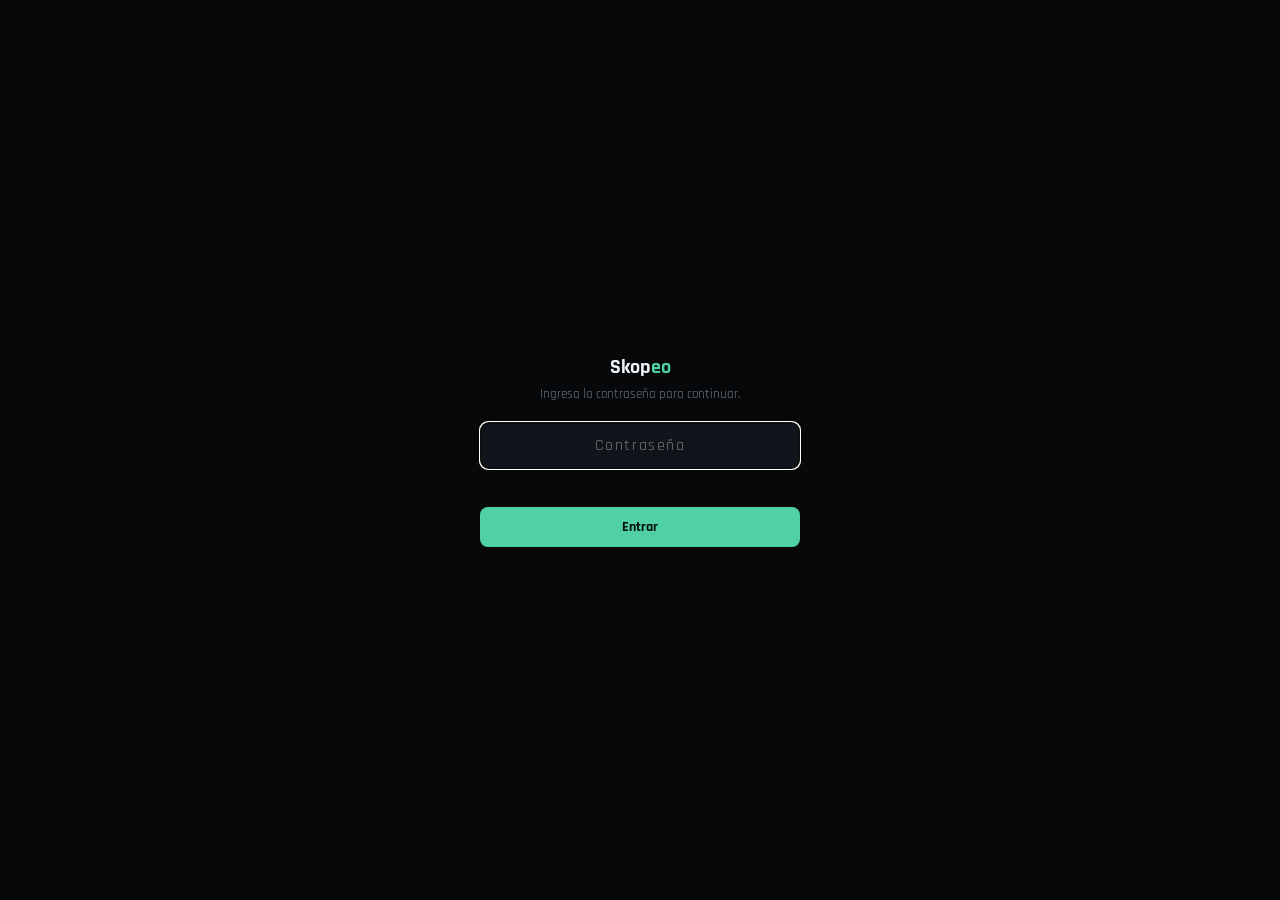
<file: index.html>
<!DOCTYPE html>
<html lang="es">
<head>
<meta charset="UTF-8">
<meta name="viewport" content="width=device-width, initial-scale=1.0">
<title>Skopeo · Kabert EduLab</title>
<link rel="manifest" href="manifest.json">
<meta name="theme-color" content="#0b0e11">
<link rel="apple-touch-icon" href="icons/icon-192.png">
<link rel="stylesheet" href="css/styles.css">
<style>
  body{min-height:100vh;display:flex;align-items:center;justify-content:center;padding:24px;}
  main{max-width:460px;width:100%;}
  h1{font-family:var(--display);font-size:34px;margin:0 0 4px;letter-spacing:.02em;font-weight:800;}
  h1 span{color:var(--accent);}
  .tagline{color:var(--muted);font-size:13px;margin:0 0 26px;line-height:1.5;}

  .role-grid{display:grid;grid-template-columns:1fr 1fr;gap:10px;margin-bottom:10px;}
  @media (max-width:420px){.role-grid{grid-template-columns:1fr;}}

  .role-card{
    display:block;background:var(--panel);border:1px solid var(--line);border-radius:12px;
    padding:20px 16px;text-decoration:none;color:var(--text);text-align:center;
  }
  .role-card .icon{font-size:28px;margin-bottom:6px;}
  .role-card .title{font-weight:700;font-size:14px;margin-bottom:2px;}
  .role-card .desc{font-size:11px;color:var(--muted);line-height:1.4;}

  .link-list{margin-top:20px;}
  .link-row{
    display:flex;align-items:center;justify-content:space-between;
    padding:11px 14px;border:1px solid var(--line);border-radius:8px;margin-bottom:8px;
    text-decoration:none;color:var(--text);font-size:13px;background:var(--panel-2);
  }
  .link-row .arrow{color:var(--muted);}
  .link-row:hover{border-color:var(--accent);}

  details.tools summary{
    cursor:pointer;color:var(--muted);font-size:12px;margin-top:18px;user-select:none;
  }
</style>
</head>
<body>
<main>
  <h1>Skop<span>eo</span></h1>
  <p class="tagline">Evaluación en tiempo real con tarjetas ArUco personales — cada estudiante gira su tarjeta para responder, la cámara del docente registra todo al instante.</p>

  <div class="role-grid">
    <a class="role-card" href="presentar.html">
      <div class="icon">📽️</div>
      <div class="title">Presentar</div>
      <div class="desc">Este dispositivo va al proyector / PC</div>
    </a>
    <a class="role-card" href="escanear.html">
      <div class="icon">📷</div>
      <div class="title">Escanear</div>
      <div class="desc">Este dispositivo es el celular del docente</div>
    </a>
  </div>

  <div class="link-list">
    <a class="link-row" href="gestion.html"><span>⚙️ Gestión de cursos, estudiantes y evaluaciones</span><span class="arrow">→</span></a>
    <a class="link-row" href="resultados.html"><span>📊 Resultados e historial</span><span class="arrow">→</span></a>
  </div>

  <details class="tools">
    <summary>Herramientas adicionales</summary>
    <div class="link-list">
      <a class="link-row" href="generador-tarjetas.html"><span>🎴 Generador de tarjetas</span><span class="arrow">→</span></a>
      <a class="link-row" href="poc-scanner.html"><span>🛠️ Diagnóstico de cámara / escaneo</span><span class="arrow">→</span></a>
    </div>
  </details>
</main>

<script src="js/config.js"></script>
<script src="js/auth.js"></script>
<script src="js/credits.js"></script>
<script>
  if ('serviceWorker' in navigator){
    window.addEventListener('load', () => {
      navigator.serviceWorker.register('sw.js').catch(() => {});
    });
  }
</script>
</body>
</html>
</file>
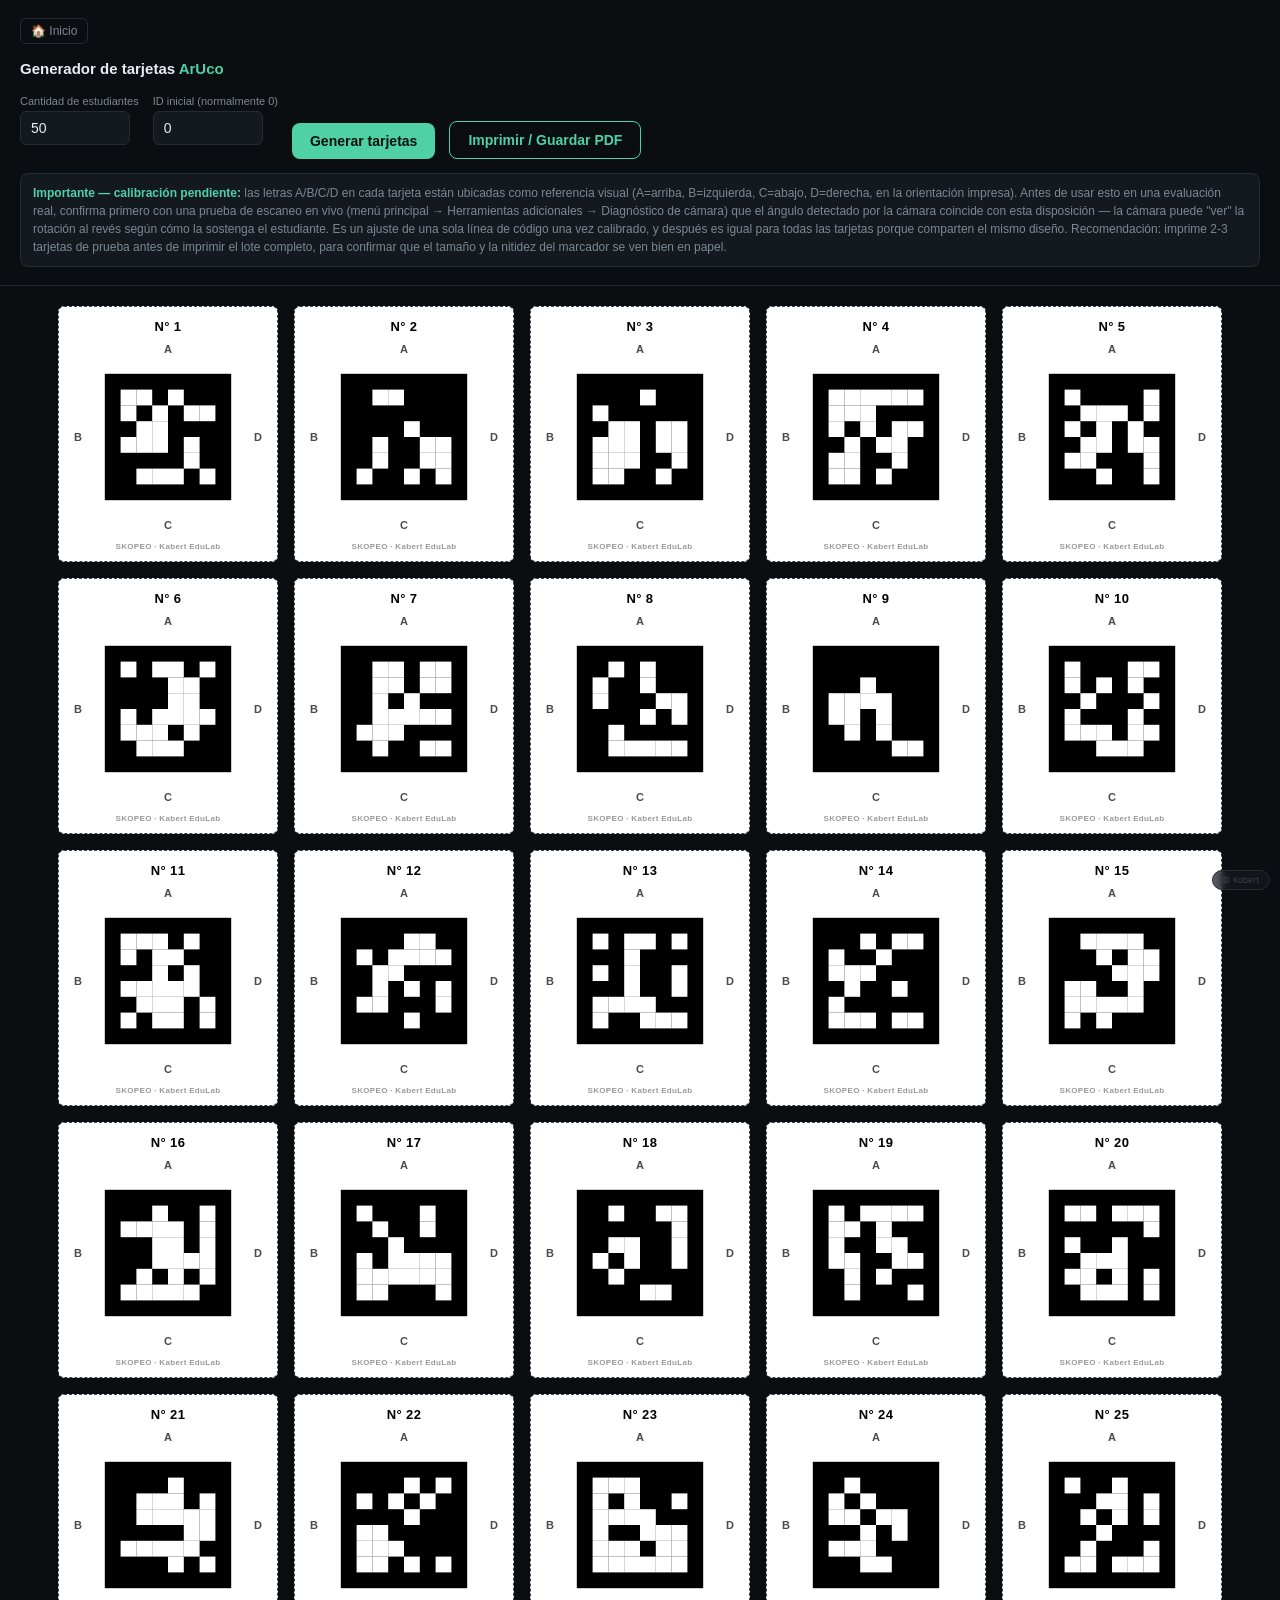
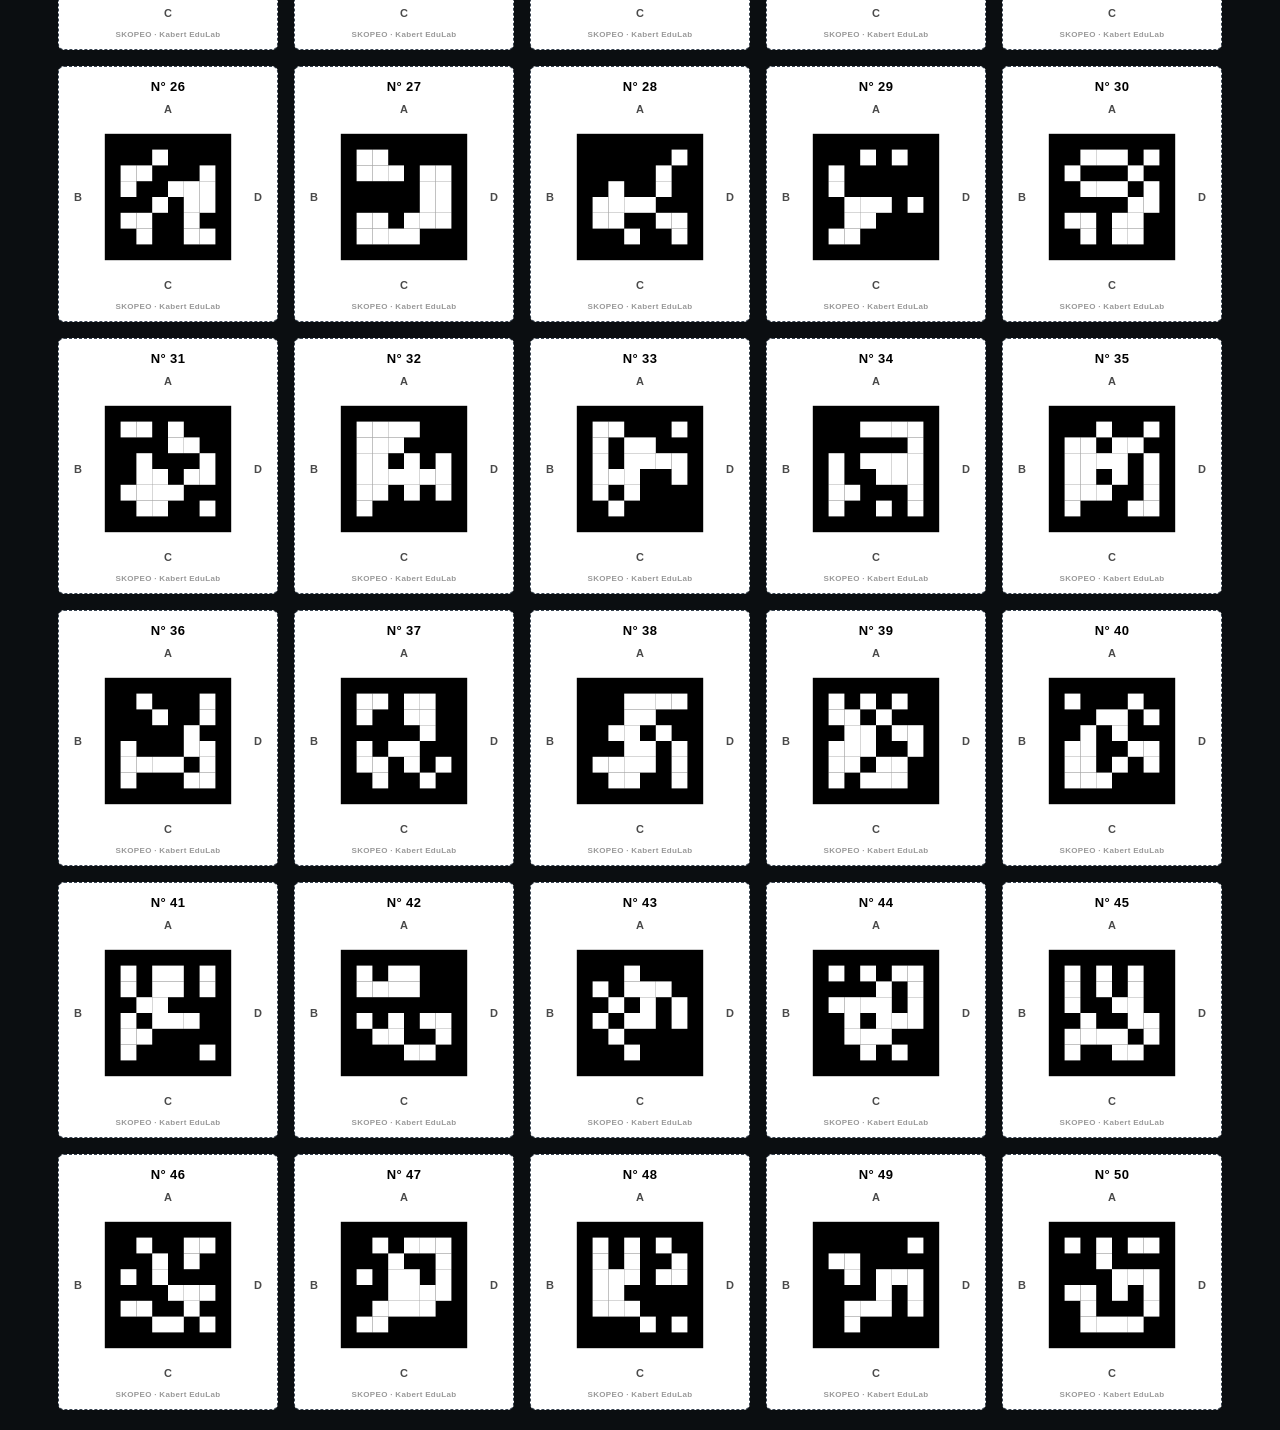
<file: generador-tarjetas.html>
<!DOCTYPE html>
<html lang="es">
<head>
<meta charset="UTF-8">
<meta name="viewport" content="width=device-width, initial-scale=1.0">
<title>Generador de tarjetas ArUco</title>
<link rel="stylesheet" href="css/styles.css">
<style>
  :root{
    --bg:#0b0e11; --panel:#141920; --line:#232b35; --text:#e9edf1;
    --muted:#7c8792; --accent:#4fd1a5;
  }
  *{box-sizing:border-box;}
  body{margin:0;background:var(--bg);color:var(--text);font-family:-apple-system,BlinkMacSystemFont,'Segoe UI',Roboto,sans-serif;}

  #controls{
    padding:18px 20px;border-bottom:1px solid var(--line);
    display:flex;flex-wrap:wrap;gap:14px;align-items:flex-end;
  }
  #controls h1{width:100%;font-size:15px;margin:0 0 4px;font-weight:600;}
  #controls h1 span{color:var(--accent);}
  .field{display:flex;flex-direction:column;gap:4px;}
  .field label{font-size:11px;color:var(--muted);}
  .field input{
    background:var(--panel);border:1px solid var(--line);color:var(--text);
    padding:8px 10px;border-radius:6px;font-size:14px;width:110px;
  }
  button#genBtn, button#printBtn{
    background:var(--accent);color:#06110d;border:none;border-radius:8px;
    padding:10px 18px;font-size:14px;font-weight:700;cursor:pointer;
  }
  button#printBtn{background:transparent;border:1px solid var(--accent);color:var(--accent);}
  #note{
    width:100%;font-size:12px;color:var(--muted);line-height:1.5;
    background:#141920;border:1px solid var(--line);border-radius:8px;padding:10px 12px;
  }
  #note b{color:var(--accent);}

  #sheet{
    padding:20px;
    display:grid;
    grid-template-columns:repeat(auto-fill, minmax(180px, 220px));
    gap:16px;
    justify-content:center;
  }
  .card{
    border:1px dashed #3a4552;
    border-radius:6px;
    padding:12px 30px 10px;
    display:flex;
    flex-direction:column;
    align-items:center;
    background:#fff;
    color:#000;
  }
  .card .num{
    font-weight:800;font-size:13px;color:#000;
    letter-spacing:.03em;margin-bottom:6px;
  }

  /* El marcador y sus 4 letras viven en el MISMO contenedor cuadrado,
     con las letras ancladas por posición absoluta a los bordes del
     propio marcador — así es imposible que queden "lejos" del QR,
     sin importar qué tan grande se renderice la tarjeta en cada pantalla. */
  .marker-frame{
    position:relative;
    width:100%;
    max-width:210px;
    aspect-ratio:1;
    margin:18px 0;
  }
  .marker-frame svg{width:100%;height:100%;display:block;}

  /* Letras discretas a propósito: deben ser casi invisibles a distancia
     para que nadie pueda "leer" la respuesta de otro estudiante mirando
     su tarjeta — solo sirven de referencia para quien la sostiene de cerca. */
  .lbl{
    position:absolute;
    font-weight:600;font-size:11px;color:#4a4a4a;
    display:flex;align-items:center;justify-content:center;
  }
  .lbl.top{top:-15px;left:0;right:0;text-align:center;}
  .lbl.bottom{bottom:-15px;left:0;right:0;text-align:center;}
  .lbl.left{left:-15px;top:0;bottom:0;}
  .lbl.right{right:-15px;top:0;bottom:0;}

  .footname{
    text-align:center;font-size:8px;color:#999;margin-top:8px;
    letter-spacing:.04em;font-weight:600;
  }

  @media print{
    #controls{display:none;}
    body{background:#fff;}
    #sheet{gap:10px;padding:0;}
    .card{border:1px solid #999;break-inside:avoid;background:#fff;}
  }
</style>
</head>
<body>
  <div id="controls">
    <a href="index.html" style="display:inline-flex;align-items:center;gap:5px;text-decoration:none;color:var(--muted);font-size:12px;border:1px solid var(--line);padding:5px 10px;border-radius:6px;width:fit-content;margin-bottom:2px;">🏠 Inicio</a>
    <h1>Generador de tarjetas <span>ArUco</span></h1>
    <div class="field">
      <label>Cantidad de estudiantes</label>
      <input type="number" id="qty" value="50" min="1" max="100">
    </div>
    <div class="field">
      <label>ID inicial (normalmente 0)</label>
      <input type="number" id="startId" value="0" min="0">
    </div>
    <button id="genBtn">Generar tarjetas</button>
    <button id="printBtn">Imprimir / Guardar PDF</button>
    <div id="note">
      <b>Importante — calibración pendiente:</b> las letras A/B/C/D en cada tarjeta están ubicadas como referencia visual (A=arriba, B=izquierda, C=abajo, D=derecha, en la orientación impresa). Antes de usar esto en una evaluación real, confirma primero con una prueba de escaneo en vivo (menú principal → Herramientas adicionales → Diagnóstico de cámara) que el ángulo detectado por la cámara coincide con esta disposición — la cámara puede "ver" la rotación al revés según cómo la sostenga el estudiante. Es un ajuste de una sola línea de código una vez calibrado, y después es igual para todas las tarjetas porque comparten el mismo diseño. Recomendación: imprime 2-3 tarjetas de prueba antes de imprimir el lote completo, para confirmar que el tamaño y la nitidez del marcador se ven bien en papel.
    </div>
  </div>

  <div id="sheet"></div>

  <script src="js/config.js"></script>
  <script src="js/credits.js"></script>
  <script src="lib/aruco.js"></script>
  <script src="lib/dictionaries/aruco_mip_36h12.js"></script>
  <script>
    const sheet = document.getElementById('sheet');
    const dictionary = new AR.Dictionary('ARUCO_MIP_36h12');

    function renderCards(){
      const qty = parseInt(document.getElementById('qty').value, 10) || 1;
      const startId = parseInt(document.getElementById('startId').value, 10) || 0;
      sheet.innerHTML = '';

      for (let i = 0; i < qty; i++){
        const id = startId + i;
        const svg = dictionary.generateSVG(id);

        const card = document.createElement('div');
        card.className = 'card';
        card.innerHTML = `
          <div class="num">N° ${id + 1}</div>
          <div class="marker-frame">
            ${svg}
            <div class="lbl top">A</div>
            <div class="lbl left">B</div>
            <div class="lbl right">D</div>
            <div class="lbl bottom">C</div>
          </div>
          <div class="footname">SKOPEO · Kabert EduLab</div>
        `;
        sheet.appendChild(card);
      }
    }

    document.getElementById('genBtn').addEventListener('click', renderCards);
    document.getElementById('printBtn').addEventListener('click', () => window.print());

    renderCards();
  </script>
</body>
</html>
</file>
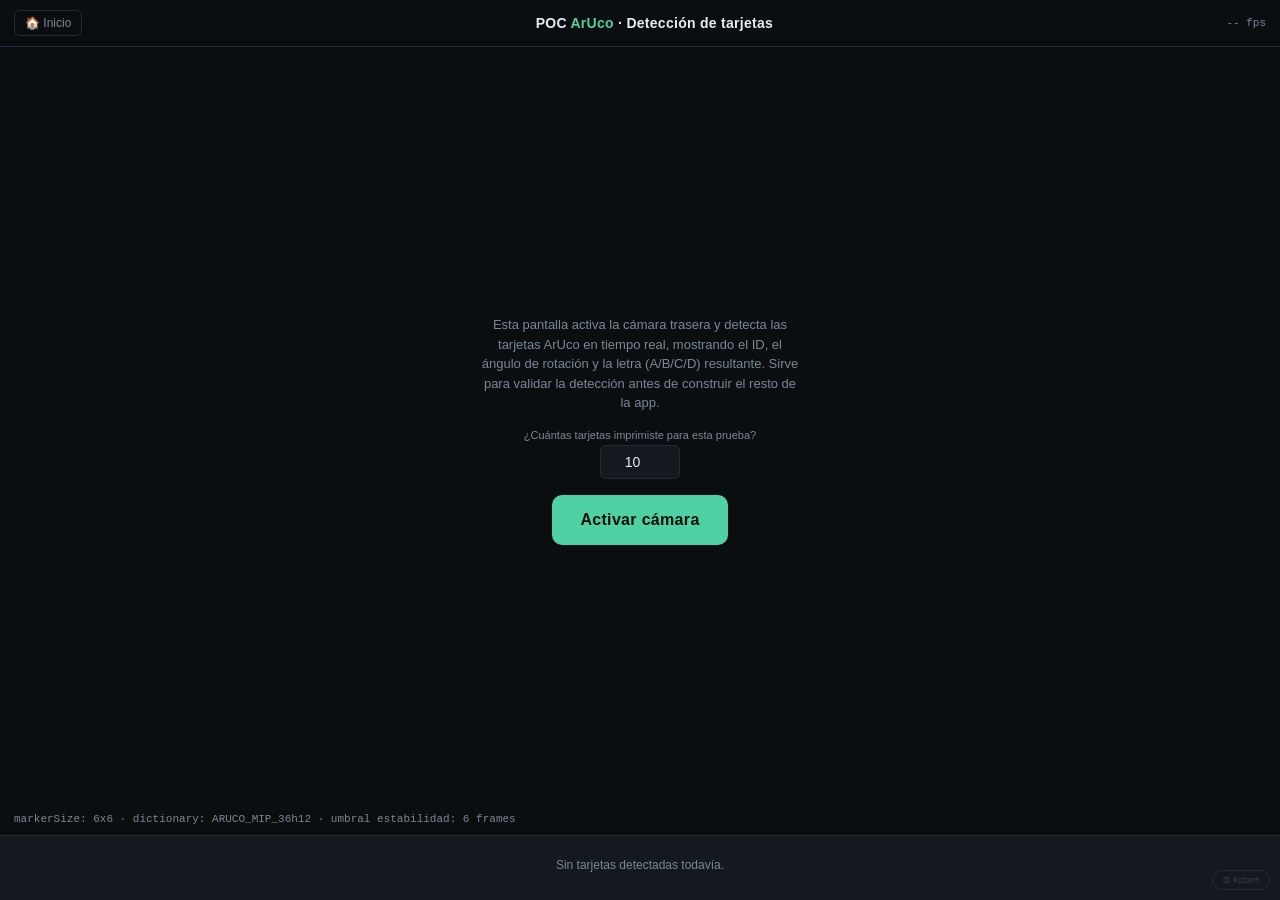
<file: poc-scanner.html>
<!DOCTYPE html>
<html lang="es">
<head>
<meta charset="UTF-8">
<meta name="viewport" content="width=device-width, initial-scale=1.0, maximum-scale=1.0, user-scalable=no">
<title>POC · Escáner ArUco</title>
<link rel="stylesheet" href="css/styles.css">
<style>
  :root{
    --bg:#0b0e11;
    --panel:#141920;
    --line:#232b35;
    --text:#e9edf1;
    --muted:#7c8792;
    --accent:#4fd1a5;
    --accent-dim:#1f4b3d;
    --warn:#e0a63e;
    --mono:'SFMono-Regular',Consolas,'Liberation Mono',Menlo,monospace;
  }
  *{box-sizing:border-box;}
  html,body{
    margin:0;padding:0;background:var(--bg);color:var(--text);
    font-family:-apple-system,BlinkMacSystemFont,'Segoe UI',Roboto,sans-serif;
    height:100%;overflow:hidden;
  }
  #app{
    display:flex;flex-direction:column;height:100vh;height:100dvh;
  }
  header{
    padding:10px 14px;border-bottom:1px solid var(--line);
    display:flex;align-items:center;justify-content:space-between;
    flex-shrink:0;
  }
  header h1{font-size:14px;margin:0;font-weight:600;letter-spacing:.02em;}
  header h1 span{color:var(--accent);}
  #fps{font-family:var(--mono);font-size:11px;color:var(--muted);}

  #stage{
    position:relative;flex:1;min-height:0;
    background:#000;display:flex;align-items:center;justify-content:center;
  }
  video, canvas.overlay{
    position:absolute;top:0;left:0;width:100%;height:100%;object-fit:cover;
  }
  canvas.overlay{pointer-events:none;}

  #startOverlay{
    position:absolute;inset:0;z-index:5;
    background:var(--bg);
    display:flex;flex-direction:column;align-items:center;justify-content:center;
    gap:16px;text-align:center;padding:24px;
  }
  #startOverlay p{color:var(--muted);font-size:13px;max-width:320px;line-height:1.5;margin:0;}
  button#startBtn{
    background:var(--accent);color:#06110d;border:none;border-radius:10px;
    padding:16px 28px;font-size:16px;font-weight:700;letter-spacing:.02em;
    cursor:pointer;
  }
  button#startBtn:active{transform:scale(0.97);}

  #detections{
    flex-shrink:0;
    background:var(--panel);border-top:1px solid var(--line);
    padding:12px 14px 18px;
    display:flex;flex-direction:column;gap:8px;
    max-height:42vh;overflow-y:auto;
  }
  .marker-row{
    display:flex;align-items:center;gap:10px;
    background:#0f1319;border:1px solid var(--line);border-radius:8px;
    padding:8px 10px;
    animation:pop .18s ease-out;
  }
  @keyframes pop{from{transform:scale(0.96);opacity:.4}to{transform:scale(1);opacity:1}}
  .marker-row .id{
    font-family:var(--mono);font-size:12px;color:var(--muted);
    width:34px;flex-shrink:0;
  }
  .marker-row .letter{
    width:34px;height:34px;flex-shrink:0;border-radius:8px;
    display:flex;align-items:center;justify-content:center;
    font-weight:800;font-size:16px;background:var(--accent-dim);color:var(--accent);
  }
  .marker-row .angle{
    font-family:var(--mono);font-size:11px;color:var(--muted);flex:1;
  }
  .marker-row .stability{
    font-family:var(--mono);font-size:10px;color:var(--warn);
  }
  #emptyState{
    color:var(--muted);font-size:12px;text-align:center;padding:10px 0;
  }
  #summary{
    font-family:var(--mono);font-size:11px;color:var(--muted);
    padding:0 14px 10px;flex-shrink:0;
  }
</style>
</head>
<body>
<div id="app">
  <header>
    <a href="index.html" id="homeBtn" style="display:flex;align-items:center;gap:5px;text-decoration:none;color:var(--muted);font-size:12px;border:1px solid var(--line);padding:5px 10px;border-radius:6px;flex-shrink:0;">🏠 Inicio</a>
    <h1>POC <span>ArUco</span> · Detección de tarjetas</h1>
    <div id="fps">-- fps</div>
  </header>

  <div id="stage">
    <video id="video" autoplay playsinline muted></video>
    <canvas id="overlay" class="overlay"></canvas>
    <div id="startOverlay">
      <p>Esta pantalla activa la cámara trasera y detecta las tarjetas ArUco en tiempo real, mostrando el ID, el ángulo de rotación y la letra (A/B/C/D) resultante. Sirve para validar la detección antes de construir el resto de la app.</p>
      <div>
        <label for="maxStudents" style="display:block;font-size:11px;color:var(--muted);margin-bottom:4px;">¿Cuántas tarjetas imprimiste para esta prueba?</label>
        <input type="number" id="maxStudents" value="10" min="1" max="100" style="background:var(--panel);border:1px solid var(--line);color:var(--text);padding:8px 10px;border-radius:6px;font-size:14px;width:80px;text-align:center;">
      </div>
      <button id="startBtn">Activar cámara</button>
    </div>
  </div>

  <div id="summary">markerSize: 6x6 · dictionary: ARUCO_MIP_36h12 · umbral estabilidad: 6 frames</div>
  <div id="detections">
    <div id="emptyState">Sin tarjetas detectadas todavía.</div>
  </div>
</div>

<script src="js/config.js"></script>
<script src="js/credits.js"></script>
<script src="lib/cv.js"></script>
<script src="lib/svd.js"></script>
<script src="lib/aruco.js"></script>
<script src="lib/dictionaries/aruco_mip_36h12.js"></script>
<script>
/*
  PRUEBA DE CONCEPTO — Detección ArUco en vivo
  ------------------------------------------------
  Objetivo: validar que la cámara trasera de un celular puede detectar
  múltiples marcadores ArUco por frame y calcular su rotación física
  (0/90/180/270°) para mapearla a una respuesta A/B/C/D.

  Cómo se calcula el ángulo:
  js-aruco2 reordena internamente el array `corners` de cada marcador
  detectado para que corners[0] siempre corresponda a la misma esquina
  CANÓNICA del marcador tal como fue impreso (ver aruco.js: rotate2()).
  Esto significa que aunque el detector reconozca el ID sin importar
  la rotación física, el ORDEN de las esquinas SÍ conserva esa rotación.
  Calculamos el ángulo del vector corners[0] -> corners[1] respecto
  a la horizontal de la imagen, y lo redondeamos al múltiplo de 90°
  más cercano para obtener una lectura estable A/B/C/D.
*/

const video = document.getElementById('video');
const overlay = document.getElementById('overlay');
const ctx = overlay.getContext('2d');
const startOverlay = document.getElementById('startOverlay');
const startBtn = document.getElementById('startBtn');
const detectionsEl = document.getElementById('detections');
const emptyState = document.getElementById('emptyState');
const fpsEl = document.getElementById('fps');

const ANGLE_TO_LETTER = { 0: 'A', 90: 'B', 180: 'C', 270: 'D' };
const STABILITY_FRAMES_REQUIRED = 6; // cuántos frames consecutivos iguales para "confirmar" una lectura
const DETECTION_WIDTH = 800;  // resolución reducida solo para el análisis (no afecta lo que se ve en pantalla)
const DETECTION_HEIGHT = 450;

let MAX_VALID_ID = 9; // se ajusta con el campo "Cuántas tarjetas" al iniciar (idx 0..N-1)
let detector = null;
let workCanvas = null;
let workCtx = null;
let running = false;
let lastFrameTime = performance.now();
let fpsSmooth = 0;
let lastRenderSignature = '';

// Estado de estabilidad por marcador: { id: { letter, count } }
const stability = {};
// Última lectura confirmada por marcador, para no perder la fila de la lista
const confirmed = {};

function angleOfVector(dx, dy){
  let deg = Math.atan2(dy, dx) * 180 / Math.PI;
  if (deg < 0) deg += 360;
  return deg;
}

function nearestQuadrant(deg){
  // Redondea 0-360 al múltiplo de 90 más cercano, normalizado a 0/90/180/270
  const snapped = Math.round(deg / 90) * 90 % 360;
  return snapped;
}

function centerOf(corners){
  let x = 0, y = 0;
  corners.forEach(c => { x += c.x; y += c.y; });
  return { x: x / corners.length, y: y / corners.length };
}

async function startCamera(){
  try{
    const qtyInput = parseInt(document.getElementById('maxStudents').value, 10);
    MAX_VALID_ID = (Number.isFinite(qtyInput) && qtyInput > 0 ? qtyInput : 10) - 1;

    const stream = await navigator.mediaDevices.getUserMedia({
      video: { facingMode: { ideal: 'environment' }, width: { ideal: 1280 }, height: { ideal: 720 } },
      audio: false
    });
    video.srcObject = stream;
    await video.play();

    // El canvas de ANÁLISIS se mantiene en baja resolución (más rápido de procesar por frame).
    // El <video> visible sigue en resolución completa, solo el análisis interno se reduce.
    workCanvas = document.createElement('canvas');
    workCanvas.width = DETECTION_WIDTH;
    workCanvas.height = DETECTION_HEIGHT;
    workCtx = workCanvas.getContext('2d', { willReadFrequently: true });

    overlay.width = DETECTION_WIDTH;
    overlay.height = DETECTION_HEIGHT;

    // maxHammingDistance más estricto (por defecto ronda 12 en este diccionario) para
    // rechazar coincidencias "aproximadas" con texto/íconos de la pantalla que no son
    // tarjetas reales. Con tarjetas impresas y buena luz, 4 sigue siendo tolerante.
    detector = new AR.Detector({ dictionaryName: 'ARUCO_MIP_36h12', maxHammingDistance: 4 });

    startOverlay.style.display = 'none';
    running = true;
    requestAnimationFrame(loop);
  }catch(err){
    startOverlay.innerHTML = `<p style="color:#e06060">No se pudo acceder a la cámara: ${err.message}<br><br>Verifica que aceptaste el permiso de cámara y que la página se sirve por HTTPS.</p>`;
  }
}

function loop(){
  if (!running) return;

  workCtx.drawImage(video, 0, 0, workCanvas.width, workCanvas.height);
  const imageData = workCtx.getImageData(0, 0, workCanvas.width, workCanvas.height);
  const rawMarkers = detector.detect(imageData);
  const markers = processMarkers(rawMarkers); // ya filtrado por rango válido

  drawOverlay(markers);
  renderList();
  tickFps();

  requestAnimationFrame(loop);
}

function processMarkers(rawMarkers){
  // Descarta cualquier ID fuera del rango de tarjetas que realmente imprimiste.
  // Esto elimina los falsos positivos (ej. #245, #105) que vienen de texto/íconos
  // en pantalla que por casualidad se parecen a un patrón válido del diccionario.
  const markers = rawMarkers.filter(m => m.id >= 0 && m.id <= MAX_VALID_ID);
  const seenNow = new Set();

  markers.forEach(m => {
    seenNow.add(m.id);
    const c = m.corners;
    // vector del borde canónico "superior" del marcador: corners[0] -> corners[1]
    const dx = c[1].x - c[0].x;
    const dy = c[1].y - c[0].y;
    const rawAngle = angleOfVector(dx, dy);
    const quadrant = nearestQuadrant(rawAngle);
    const letter = ANGLE_TO_LETTER[quadrant];

    if (!stability[m.id]) stability[m.id] = { letter: null, count: 0 };
    const st = stability[m.id];

    if (st.letter === letter){
      st.count++;
    } else {
      st.letter = letter;
      st.count = 1;
    }

    if (st.count >= STABILITY_FRAMES_REQUIRED){
      confirmed[m.id] = {
        letter,
        rawAngle: rawAngle.toFixed(1),
        quadrant,
        lastSeen: performance.now(),
        stable: true
      };
    } else {
      // mantenemos una entrada "pendiente" para mostrar feedback visual de que se está leyendo
      confirmed[m.id] = confirmed[m.id] && confirmed[m.id].letter === letter
        ? { ...confirmed[m.id], stable: st.count >= STABILITY_FRAMES_REQUIRED, lastSeen: performance.now() }
        : { letter, rawAngle: rawAngle.toFixed(1), quadrant, lastSeen: performance.now(), stable: false };
    }
  });

  // limpia marcadores que ya no están en el frame actual (por más de 1s)
  Object.keys(confirmed).forEach(id => {
    if (!seenNow.has(Number(id)) && performance.now() - confirmed[id].lastSeen > 1000){
      delete confirmed[id];
      delete stability[id];
    }
  });

  return markers;
}

function drawOverlay(markers){
  ctx.clearRect(0, 0, overlay.width, overlay.height);
  ctx.lineWidth = 3;
  ctx.font = '16px monospace';

  markers.forEach(m => {
    const c = m.corners;
    const center = centerOf(c);
    const st = confirmed[m.id];
    const color = st && st.stable ? '#4fd1a5' : '#e0a63e';

    ctx.strokeStyle = color;
    ctx.beginPath();
    ctx.moveTo(c[0].x, c[0].y);
    for (let i = 1; i < c.length; i++) ctx.lineTo(c[i].x, c[i].y);
    ctx.closePath();
    ctx.stroke();

    // marca el corner[0] (referencia canónica "arriba") con un punto
    ctx.fillStyle = color;
    ctx.beginPath();
    ctx.arc(c[0].x, c[0].y, 6, 0, Math.PI * 2);
    ctx.fill();

    const label = st ? `#${m.id} ${st.letter}` : `#${m.id}`;
    ctx.fillStyle = color;
    ctx.fillText(label, center.x - 20, center.y);
  });
}

function renderList(){
  const ids = Object.keys(confirmed).sort((a, b) => Number(a) - Number(b));

  // Firma corta del contenido actual: si es idéntica a la del último render,
  // no tocamos el DOM. Esto es lo que elimina el parpadeo — antes se
  // reconstruía la lista hasta 30 veces por segundo aunque nada cambiara.
  const signature = ids.map(id => `${id}:${confirmed[id].letter}:${confirmed[id].stable ? 1 : 0}`).join('|');
  if (signature === lastRenderSignature) return;
  lastRenderSignature = signature;

  if (ids.length === 0){
    detectionsEl.innerHTML = '';
    detectionsEl.appendChild(emptyState);
    return;
  }

  const rows = ids
    .map(id => {
      const d = confirmed[id];
      const stabilityLabel = d.stable ? 'ESTABLE' : 'leyendo…';
      return `
        <div class="marker-row">
          <div class="id">#${id}</div>
          <div class="letter">${d.letter}</div>
          <div class="angle">ángulo crudo: ${d.rawAngle}° · snap: ${d.quadrant}°</div>
          <div class="stability">${stabilityLabel}</div>
        </div>`;
    }).join('');

  detectionsEl.innerHTML = rows;
}

function tickFps(){
  const now = performance.now();
  const delta = now - lastFrameTime;
  lastFrameTime = now;
  const instant = 1000 / delta;
  fpsSmooth = fpsSmooth ? fpsSmooth * 0.9 + instant * 0.1 : instant;
  fpsEl.textContent = `${fpsSmooth.toFixed(0)} fps`;
}

startBtn.addEventListener('click', startCamera);
</script>
</body>
</html>
</file>
<file: css/styles.css>
/* ============================================================
   SKOPEO — Estilos compartidos
   Kabert EduLab · Kabert Studio Pro
   ============================================================ */

@import url('https://fonts.googleapis.com/css2?family=Orbitron:wght@600;800;900&family=Rajdhani:wght@500;600;700&display=swap');

:root{
  --bg:#06080a;
  --panel:#10151b;
  --panel-2:#0a0e13;
  --line:#1c242d;
  --text:#eef2f5;
  --muted:#6f7a87;
  --accent:#4fd1a5;
  --accent-dim:#1f4b3d;
  --accent-strong:#06110d;
  --accent-glow:rgba(79,209,165,0.45);
  --warn:#ffb020;
  --danger:#ff5b5b;
  --danger-dim:#3a1f1f;
  --mono:'SFMono-Regular',Consolas,'Liberation Mono',Menlo,monospace;
  --sans:'Rajdhani','Segoe UI',sans-serif;
  --display:'Orbitron','Rajdhani',sans-serif;
  --radius:10px;
}

*{box-sizing:border-box;}

html,body{
  margin:0;padding:0;
  background:var(--bg);color:var(--text);
  font-family:var(--sans);
  min-height:100%;
}

button, input, select, textarea{font-family:inherit;}

a{color:var(--accent);}

.btn{
  background:var(--accent);color:var(--accent-strong);border:none;border-radius:8px;
  padding:11px 18px;font-size:14px;font-weight:700;letter-spacing:.01em;
  cursor:pointer;display:inline-flex;align-items:center;gap:6px;
}
.btn:active{transform:scale(0.98);}
.btn:disabled{opacity:.4;cursor:not-allowed;}

.btn-outline{
  background:transparent;border:1px solid var(--accent);color:var(--accent);
}

.btn-ghost{
  background:transparent;border:1px solid var(--line);color:var(--muted);
}

.btn-danger{
  background:var(--danger-dim);border:1px solid var(--danger);color:var(--danger);
}

.card{
  background:var(--panel);border:1px solid var(--line);border-radius:var(--radius);
  padding:16px 18px;
}

.field{display:flex;flex-direction:column;gap:5px;margin-bottom:14px;}
.field label{font-size:12px;color:var(--muted);}
.field input, .field select, .field textarea{
  background:var(--panel-2);border:1px solid var(--line);color:var(--text);
  padding:10px 12px;border-radius:8px;font-size:14px;
}
.field textarea{resize:vertical;font-family:var(--mono);font-size:13px;line-height:1.5;}
.field input:focus, .field select:focus, .field textarea:focus{
  outline:none;border-color:var(--accent);
}

.muted{color:var(--muted);}
.mono{font-family:var(--mono);}

.badge{
  display:inline-block;font-size:11px;padding:3px 10px;border-radius:20px;
  letter-spacing:.03em;
}
.badge-accent{background:#12251e;border:1px solid var(--accent-dim);color:var(--accent);}
.badge-warn{background:#2a2011;border:1px solid #4a3a1a;color:var(--warn);}
.badge-danger{background:var(--danger-dim);border:1px solid #5a2a2a;color:var(--danger);}

.topbar{
  padding:12px 18px;border-bottom:1px solid var(--line);
  display:flex;align-items:center;justify-content:space-between;gap:12px;
  flex-wrap:wrap;
}
.topbar h1{font-family:var(--display);font-size:15px;margin:0;font-weight:700;letter-spacing:.04em;}
.topbar h1 span{color:var(--accent);}
.topbar nav{display:flex;gap:8px;flex-wrap:wrap;}
.topbar nav a{
  font-size:12px;color:var(--muted);text-decoration:none;
  padding:6px 10px;border-radius:6px;border:1px solid transparent;
}
.topbar nav a:hover, .topbar nav a.active{
  border-color:var(--line);color:var(--text);
}

.container{max-width:960px;margin:0 auto;padding:20px 18px 80px;}

table{width:100%;border-collapse:collapse;font-size:13px;}
th, td{text-align:left;padding:8px 10px;border-bottom:1px solid var(--line);}
th{color:var(--muted);font-weight:600;font-size:11px;text-transform:uppercase;letter-spacing:.04em;}

/* ---------- Overlay de contraseña ---------- */
#skopeo-auth-gate{
  position:fixed;inset:0;z-index:9999;background:var(--bg);
  display:flex;align-items:center;justify-content:center;padding:24px;
}
#skopeo-auth-gate .box{
  max-width:320px;width:100%;text-align:center;
}
#skopeo-auth-gate h2{font-size:20px;margin:0 0 6px;}
#skopeo-auth-gate h2 span{color:var(--accent);}
#skopeo-auth-gate p{color:var(--muted);font-size:13px;margin:0 0 20px;}
#skopeo-auth-gate input{
  width:100%;background:var(--panel);border:1px solid var(--line);color:var(--text);
  padding:12px 14px;border-radius:8px;font-size:16px;text-align:center;margin-bottom:12px;
  letter-spacing:.1em;
}
#skopeo-auth-gate .error{color:var(--danger);font-size:12px;min-height:16px;margin-bottom:10px;}

/* ---------- Créditos discretos ---------- */
#skopeo-credits{
  position:fixed;bottom:10px;right:10px;z-index:500;
  font-family:var(--sans);
}
#skopeo-credits .trigger{
  font-size:10px;color:#4a5561;background:rgba(20,25,32,0.7);
  border:1px solid var(--line);border-radius:20px;padding:3px 10px;
  cursor:pointer;user-select:none;backdrop-filter:blur(4px);
}
#skopeo-credits .trigger:hover{color:var(--muted);}
#skopeo-credits .panel{
  display:none;position:absolute;bottom:26px;right:0;
  background:var(--panel);border:1px solid var(--line);border-radius:8px;
  padding:12px 14px;width:200px;font-size:11px;color:var(--muted);line-height:1.6;
  box-shadow:0 8px 24px rgba(0,0,0,0.4);
}
#skopeo-credits.open .panel{display:block;}
#skopeo-credits .panel b{color:var(--text);display:block;font-size:12px;}
#skopeo-credits .panel a{color:var(--accent);text-decoration:none;}

@media (max-width:600px){
  .container{padding:14px 12px 80px;}
}

/* ============================================================
   Splash / loader — usado en pantallas de carga en toda la app
   ============================================================ */
.skopeo-loader{
  display:flex;flex-direction:column;align-items:center;justify-content:center;
  gap:18px;padding:60px 20px;
}
.skopeo-loader .ring{
  width:56px;height:56px;border-radius:50%;
  border:3px solid var(--line);border-top-color:var(--accent);
  animation:skopeo-spin .9s linear infinite;
  box-shadow:0 0 24px var(--accent-glow);
}
.skopeo-loader .label{
  font-family:var(--sans);font-weight:600;font-size:12px;letter-spacing:.25em;
  text-transform:uppercase;color:var(--muted);
}
@keyframes skopeo-spin{to{transform:rotate(360deg);}}

/* ============================================================
   Overlay de cuenta regresiva estilo "ronda comienza en..."
   ============================================================ */
.gc-overlay{
  position:fixed;inset:0;z-index:10000;
  background:radial-gradient(ellipse at center, #131a20 0%, #05070a 78%);
  display:flex;flex-direction:column;align-items:center;justify-content:center;gap:22px;
  animation:gc-fadein .25s ease-out;
}
@keyframes gc-fadein{from{opacity:0;}to{opacity:1;}}
.gc-label{
  font-family:var(--sans);font-weight:700;font-size:clamp(12px,1.6vw,16px);
  letter-spacing:.4em;text-transform:uppercase;color:var(--muted);
  text-align:center;padding:0 20px;
}
.gc-ring-wrap{position:relative;width:min(46vw,260px);height:min(46vw,260px);}
.gc-ring-wrap svg{width:100%;height:100%;transform:rotate(-90deg);}
.gc-ring-bg{fill:none;stroke:var(--line);stroke-width:4;}
.gc-ring-fg{
  fill:none;stroke:var(--accent);stroke-width:4;stroke-linecap:round;
  filter:drop-shadow(0 0 10px var(--accent-glow));
  transition:stroke-dashoffset 1s linear;
}
.gc-number{
  position:absolute;inset:0;display:flex;align-items:center;justify-content:center;
  font-family:var(--display);font-weight:900;font-size:clamp(56px,9vw,110px);
  color:var(--accent);text-shadow:0 0 30px var(--accent-glow);
}
.gc-number.pop{animation:gc-pop .35s cubic-bezier(.2,1.4,.4,1);}
@keyframes gc-pop{from{transform:scale(1.35);opacity:.3;}to{transform:scale(1);opacity:1;}}
.gc-number.go{
  color:#fff;font-size:clamp(30px,5vw,48px);
  text-shadow:0 0 30px var(--accent-glow),0 0 60px var(--accent-glow);
  animation:gc-flash .5s ease-out;
}
@keyframes gc-flash{0%{transform:scale(0.7);opacity:0;}60%{transform:scale(1.1);}100%{transform:scale(1);opacity:1;}}
</file>
